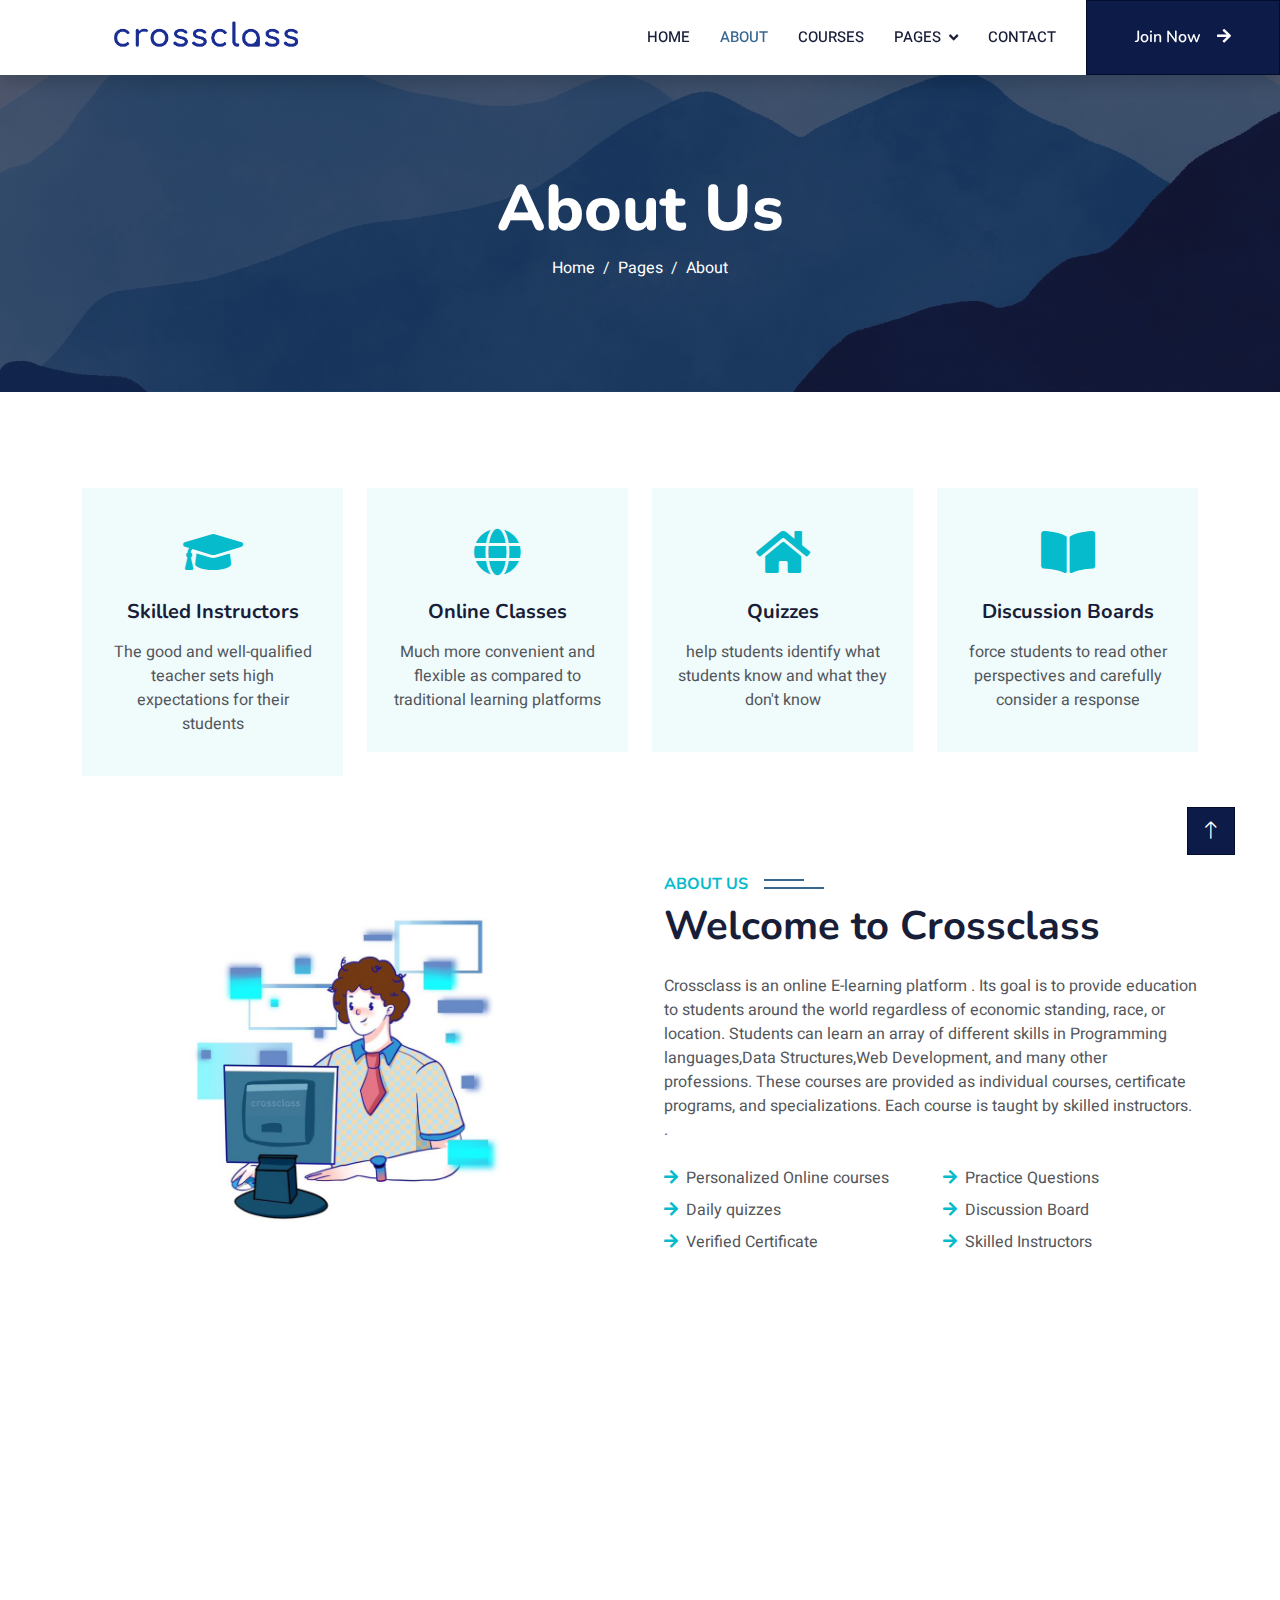
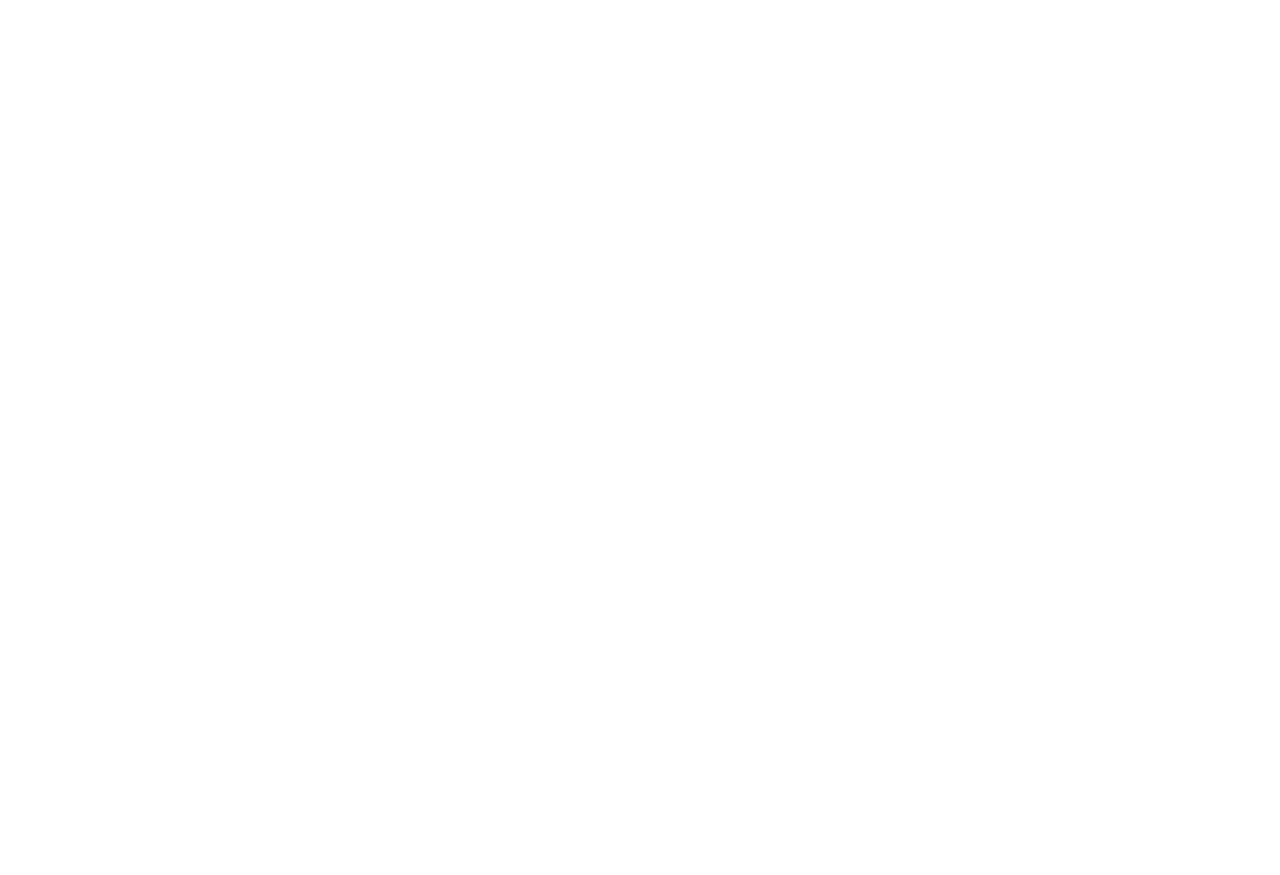
<file: about.html>
<!DOCTYPE html>
<html lang="en">

<head>
    <meta charset="utf-8">
    <title>crossclass</title>
    <meta content="width=device-width, initial-scale=1.0" name="viewport">
    <meta content="" name="keywords">
    <meta content="" name="description">

    <!-- Favicon -->
    <link href="img/favicon.png" rel="icon">

    <!-- Google Web Fonts -->
    <link rel="preconnect" href="https://fonts.googleapis.com">
    <link rel="preconnect" href="https://fonts.gstatic.com" crossorigin>
    <link href="https://fonts.googleapis.com/css2?family=Heebo:wght@400;500;600&family=Nunito:wght@600;700;800&display=swap" rel="stylesheet">

    <!-- Icon Font Stylesheet -->
    <link href="https://cdnjs.cloudflare.com/ajax/libs/font-awesome/5.10.0/css/all.min.css" rel="stylesheet">
    <link href="https://cdn.jsdelivr.net/npm/bootstrap-icons@1.4.1/font/bootstrap-icons.css" rel="stylesheet">

    <!-- Libraries Stylesheet -->
    <link href="lib/animate/animate.min.css" rel="stylesheet">
    <link href="lib/owlcarousel/assets/owl.carousel.min.css" rel="stylesheet">

    <!-- Customized Bootstrap Stylesheet -->
    <link href="css/bootstrap.min.css" rel="stylesheet">

    <!-- Template Stylesheet -->
    <link href="css/style.css" rel="stylesheet">
</head>

<body>
    <!-- Spinner Start -->
    <div id="spinner" class="show bg-white position-fixed translate-middle w-100 vh-100 top-50 start-50 d-flex align-items-center justify-content-center">
        <div class="spinner-border text-primary" style="width: 3rem; height: 3rem;" role="status">
            <span class="sr-only">Loading...</span>
        </div>
    </div>

    <nav class="navbar navbar-expand-lg bg-white navbar-light shadow sticky-top p-0">
        <a href="index.html" class="navbar-brand d-flex align-items-center px-4 px-lg-5">
            <a href="index.html" class="logo me-100 me-l0-0"><img src="img\logo.png" alt="logo" width="210" height="340"  class="img-fluid"></a>
        </a>
        <button type="button" class="navbar-toggler me-4" data-bs-toggle="collapse" data-bs-target="#navbarCollapse">
            <span class="navbar-toggler-icon"></span>
        </button>
        <div class="collapse navbar-collapse" id="navbarCollapse">
            <div class="navbar-nav ms-auto p-4 p-lg-0">
                <a href="index.html" class="nav-item nav-link">Home</a>
                <a href="about.html" class="nav-item nav-link active">About</a>
                <a href="courses.html" class="nav-item nav-link">Courses</a>
                <div class="nav-item dropdown">
                    <a href="#" class="nav-link dropdown-toggle" data-bs-toggle="dropdown">Pages</a>
                    <div class="dropdown-menu fade-down m-0">
                        <a href="team.html" class="dropdown-item">Our Team</a>
                        <a href="testimonial.html" class="dropdown-item">Reviews</a>
                    </div>
                </div>
                <a href="contact.html" class="nav-item nav-link">Contact</a>
            </div>
            <a href="" class="btn btn-primary py-4 px-lg-5 d-none d-lg-block">Join Now<i class="fa fa-arrow-right ms-3"></i></a>
        </div>
    </nav>

    <div class="container-fluid bg-primary py-5 mb-5 page-header">
        <div class="container py-5">
            <div class="row justify-content-center">
                <div class="col-lg-10 text-center">
                    <h1 class="display-3 text-white animated slideInDown">About Us</h1>
                    <nav aria-label="breadcrumb">
                        <ol class="breadcrumb justify-content-center">
                            <li class="breadcrumb-item"><a class="text-white" href="#">Home</a></li>
                            <li class="breadcrumb-item"><a class="text-white" href="#">Pages</a></li>
                            <li class="breadcrumb-item text-white active" aria-current="page">About</li>
                        </ol>
                    </nav>
                </div>
            </div>
        </div>
    </div>
    <!-- Header End -->


    <!-- Service Start -->
    <div class="container-xxl py-5">
        <div class="container">
            <div class="row g-4">
                <div class="col-lg-3 col-sm-6 wow fadeInUp" data-wow-delay="0.1s">
                    <div class="service-item text-center pt-3">
                        <div class="p-4">
                            <i class="fa fa-3x fa-graduation-cap text-primary mb-4"></i>
                            <h5 class="mb-3">Skilled Instructors</h5>
                            <p>The good and well-qualified teacher sets high expectations for their students</p>
                        </div>
                    </div>
                </div>
                <div class="col-lg-3 col-sm-6 wow fadeInUp" data-wow-delay="0.3s">
                    <div class="service-item text-center pt-3">
                        <div class="p-4">
                            <i class="fa fa-3x fa-globe text-primary mb-4"></i>
                            <h5 class="mb-3">Online Classes</h5>
                            <p>Much more convenient and flexible as compared to traditional learning platforms</p>
                        </div>
                    </div>
                </div>
                <div class="col-lg-3 col-sm-6 wow fadeInUp" data-wow-delay="0.5s">
                    <div class="service-item text-center pt-3">
                        <div class="p-4">
                            <i class="fa fa-3x fa-home text-primary mb-4"></i>
                            <h5 class="mb-3">Quizzes</h5>
                            <p> help students identify what students know and what they don't know</p>
                        </div>
                    </div>
                </div>
                <div class="col-lg-3 col-sm-6 wow fadeInUp" data-wow-delay="0.7s">
                    <div class="service-item text-center pt-3">
                        <div class="p-4">
                            <i class="fa fa-3x fa-book-open text-primary mb-4"></i>
                            <h5 class="mb-3">Discussion  Boards</h5>
                            <p>force students to read other perspectives and carefully consider a response</p>
                        </div>
                    </div>
                </div>
            </div>
        </div>
    </div>
    <div class="container-xxl py-5">
        <div class="container">
            <div class="row g-5">
                <div class="col-lg-6 wow fadeInUp" data-wow-delay="0.1s" style="min-height: 400px;">
                    <div class="position-relative h-100">
                        <img class="img-fluid position-absolute w-100 h-100" src="img/about.jpg" alt="" style="object-fit: cover;">
                    </div>
                </div>
                <div class="col-lg-6 wow fadeInUp" data-wow-delay="0.3s">
                    <h6 class="section-title bg-white text-start text-primary pe-3">About Us</h6>
                    <h1 class="mb-4">Welcome to Crossclass</h1>
                    <p class="mb-4">Crossclass is an online E-learning platform . Its goal is to provide education to students around the world regardless of economic standing, race, or location. Students can learn an array of different skills in Programming languages,Data Structures,Web Development, and many other professions. These courses are provided as individual courses, certificate programs, and specializations. Each course is taught by skilled instructors.
                        .

                    </p>
                   <p class="mb-4">                   </p>
                    <div class="row gy-2 gx-4 mb-4">
                        <div class="col-sm-6">
                            <p class="mb-0"><i class="fa fa-arrow-right text-primary me-2"></i>Personalized Online courses</p>
                        </div>
                        <div class="col-sm-6">
                            <p class="mb-0"><i class="fa fa-arrow-right text-primary me-2"></i>Practice Questions</p>
                        </div>
                        <div class="col-sm-6">
                            <p class="mb-0"><i class="fa fa-arrow-right text-primary me-2"></i>Daily quizzes</p>
                        </div>
                        <div class="col-sm-6">
                            <p class="mb-0"><i class="fa fa-arrow-right text-primary me-2"></i>Discussion Board</p>
                        </div>
                        <div class="col-sm-6">
                            <p class="mb-0"><i class="fa fa-arrow-right text-primary me-2"></i>Verified Certificate</p>
                        </div>
                        <div class="col-sm-6">
                            <p class="mb-0"><i class="fa fa-arrow-right text-primary me-2"></i>Skilled Instructors</p>
                        </div>
                    </div>
                    
                </div>
            </div>
        </div>
    </div>
    <!-- About End -->


    <!-- Team Start -->
    <div class="container-xxl py-5">
        <div class="container">
            <div class="text-center wow fadeInUp" data-wow-delay="0.1s">
                <h6 class="section-title bg-white text-center text-primary px-3">Instructors</h6>
                <h1 class="mb-5">Our Teams</h1>
            </div>
            <div class="row g-4">
                <div class="col-lg-3 col-md-6 wow fadeInUp" data-wow-delay="0.1s">
                    <div class="team-item bg-light">
                        <div class="overflow-hidden">
                            <img class="img-fluid" src="img/team-1.jpg" alt="">
                        </div>
                        <div class="position-relative d-flex justify-content-center" style="margin-top: -23px;">
                            <div class="bg-light d-flex justify-content-center pt-2 px-1">
                                <a class="btn btn-sm-square btn-primary mx-1" href=""><i class="fab fa-facebook-f"></i></a>
                                <a class="btn btn-sm-square btn-primary mx-1" href=""><i class="fab fa-twitter"></i></a>
                                <a class="btn btn-sm-square btn-primary mx-1" href="https://www.instagram.com/abhiyendru/"><i class="fab fa-instagram"></i></a>
                            </div>
                        </div>
                        <div class="text-center p-4">
                            <h5 class="mb-0">Rahul Raj</h5>
                            <small>M-1</small><br>
                            <small>Front-End Developer</small>
                        </div>
                    </div>
                </div>
                <div class="col-lg-3 col-md-6 wow fadeInUp" data-wow-delay="0.3s">
                    <div class="team-item bg-light">
                        <div class="overflow-hidden">
                            <img class="img-fluid" src="img/team-2.jpg" alt="">
                        </div>
                        <div class="position-relative d-flex justify-content-center" style="margin-top: -23px;">
                            <div class="bg-light d-flex justify-content-center pt-2 px-1">
                                <a class="btn btn-sm-square btn-primary mx-1" href=""><i class="fab fa-facebook-f"></i></a>
                                <a class="btn btn-sm-square btn-primary mx-1" href=""><i class="fab fa-twitter"></i></a>
                                <a class="btn btn-sm-square btn-primary mx-1" href="https://www.instagram.com/_musafirr_._/"><i class="fab fa-instagram"></i></a>
                            </div>
                        </div>
                        <div class="text-center p-4">
                            <h5 class="mb-0">Aman Kumar</h5>
                            <small>M-2</small><br>
                            <small>Front-End Developer</small>
                        </div>
                    </div>
                </div>
                <div class="col-lg-3 col-md-6 wow fadeInUp" data-wow-delay="0.5s">
                    <div class="team-item bg-light">
                        <div class="overflow-hidden">
                            <img class="img-fluid" src="img/team-3.jpg" alt="">
                        </div>
                        <div class="position-relative d-flex justify-content-center" style="margin-top: -23px;">
                            <div class="bg-light d-flex justify-content-center pt-2 px-1">
                                <a class="btn btn-sm-square btn-primary mx-1" href=""><i class="fab fa-facebook-f"></i></a>
                                <a class="btn btn-sm-square btn-primary mx-1" href=""><i class="fab fa-twitter"></i></a>
                                <a class="btn btn-sm-square btn-primary mx-1" href=""><i class="fab fa-instagram"></i></a>
                            </div>
                        </div>
                        <div class="text-center p-4">
                            <h5 class="mb-0">Harsh Tomar</h5>
                            <small>M-3</small><br>
                            <small>Back-End Engineer</small>
                        </div>
                    </div>
                </div>
                <div class="col-lg-3 col-md-6 wow fadeInUp" data-wow-delay="0.7s">
                    <div class="team-item bg-light">
                        <div class="overflow-hidden">
                            <img class="img-fluid" src="img/team-4.jpg" alt="">
                        </div>
                        <div class="position-relative d-flex justify-content-center" style="margin-top: -23px;">
                            <div class="bg-light d-flex justify-content-center pt-2 px-1">
                                <a class="btn btn-sm-square btn-primary mx-1" href=""><i class="fab fa-facebook-f"></i></a>
                                <a class="btn btn-sm-square btn-primary mx-1" href=""><i class="fab fa-twitter"></i></a>
                                <a class="btn btn-sm-square btn-primary mx-1" href="https://www.instagram.com/kaviraj_sharma01/"><i class="fab fa-instagram"></i></a>
                            </div>
                        </div>
                        <div class="text-center p-4">
                            <h5 class="mb-0">Kavi Raj</h5>
                            <small>M-4</small><br>
                            <small>Back-End Engineer</small>
                        </div>
                    </div>
                </div>
            </div>
        </div>
    </div>
    <!-- Team End -->
        

    <!-- Footer Start -->
    <div class="container-fluid bg-dark text-light footer pt-5 mt-5 wow fadeIn" data-wow-delay="0.1s">
        <div class="container py-5">
            <div class="row g-5">
                <div class="col-lg-3 col-md-6">
                    <h4 class="text-white mb-3">Quick Link</h4>
                    <a class="btn btn-link" href="">About Us</a>
                    <a class="btn btn-link" href="">Contact Us</a>
                    <a class="btn btn-link" href="">Privacy Policy</a>
                    <a class="btn btn-link" href="">Terms & Condition</a>
                    <a class="btn btn-link" href="">FAQs & Help</a>
                </div>
                <div class="col-lg-3 col-md-6">
                    <h4 class="text-white mb-3">Contact</h4>
                    <p class="mb-2"><i class="fa fa-map-marker-alt me-3"></i>Innovation Studio,LPU</p>
                    <p class="mb-2"><i class=""></i>Phagwara,pincode-144411,Punjab</p>
                    <p class="mb-2"><i class="fa fa-phone-alt me-3"></i>+91 6283813133/p>
                    <p class="mb-2"><i class="fa fa-envelope me-3"></i>info@crossclass.com</p>
                    <div class="d-flex pt-2">
                        <a class="btn btn-outline-light btn-social" href=""><i class="fab fa-twitter"></i></a>
                        <a class="btn btn-outline-light btn-social" href=""><i class="fab fa-facebook-f"></i></a>
                        <a class="btn btn-outline-light btn-social" href=""><i class="fab fa-youtube"></i></a>
                        <a class="btn btn-outline-light btn-social" href=""><i class="fab fa-linkedin-in"></i></a>
                    </div>
                </div>
                <div class="col-lg-3 col-md-6">
                    <h4 class="text-white mb-3">Gallery</h4>
                    <div class="row g-2 pt-2">
                        <div class="col-4">
                            <img class="img-fluid bg-light p-1" src="img/course-1.jpg" alt="">
                        </div>
                        <div class="col-4">
                            <img class="img-fluid bg-light p-1" src="img/course-2.jpg" alt="">
                        </div>
                        <div class="col-4">
                            <img class="img-fluid bg-light p-1" src="img/course-3.jpg" alt="">
                        </div>
                        <div class="col-4">
                            <img class="img-fluid bg-light p-1" src="img/course-2.jpg" alt="">
                        </div>
                        <div class="col-4">
                            <img class="img-fluid bg-light p-1" src="img/course-3.jpg" alt="">
                        </div>
                        <div class="col-4">
                            <img class="img-fluid bg-light p-1" src="img/course-1.jpg" alt="">
                        </div>
                    </div>
                </div>
                <div class="col-lg-3 col-md-6">
                    <h4 class="text-white mb-3">Newsletter</h4>
                    <p>Subscribe to get our latest updates</p>
                    <div class="position-relative mx-auto" style="max-width: 400px;">
                        <input class="form-control border-0 w-100 py-3 ps-4 pe-5" type="text" placeholder="Your email">
                        <button type="button" class="btn btn-primary py-2 position-absolute top-0 end-0 mt-2 me-2">SignUp</button>
                    </div>
                </div>
            </div>
        </div>
        <div class="container">
            <div class="copyright">
                <div class="row">
                    <div class="col-md-6 text-center text-md-start mb-3 mb-md-0">
                        &copy; <a class="border-bottom" href="#">crossclass</a>, All Right Reserved.

                        <!--/*** This template is free as long as you keep the footer author’s credit link/attribution link/backlink. If you'd like to use the template without the footer author’s credit link/attribution link/backlink, you can purchase the Credit Removal License from "https://htmlcodex.com/credit-removal". Thank you for your support. ***/-->
                        Designed By <a class="center-bottom" href="https://htmlcodex.com">Frost/a><br><br>
                        For<a class="center-bottom" href="https://themewagon.com">BYTEBASH Web 2.0 Hackathon</a>
                    </div>
                    <div class="col-md-6 text-center text-md-end">
                        <div class="footer-menu">
                            <a href="">Home</a>
                            <a href="">Cookies</a>
                            <a href="">Help</a>
                            <a href="">FQAs</a>
                        </div>
                    </div>
                </div>
            </div>
        </div>
    </div>
    <!-- Footer End -->


    <!-- Back to Top -->
    <a href="#" class="btn btn-lg btn-primary btn-lg-square back-to-top"><i class="bi bi-arrow-up"></i></a>


    <!-- JavaScript Libraries -->
    <script src="https://code.jquery.com/jquery-3.4.1.min.js"></script>
    <script src="https://cdn.jsdelivr.net/npm/bootstrap@5.0.0/dist/js/bootstrap.bundle.min.js"></script>
    <script src="lib/wow/wow.min.js"></script>
    <script src="lib/easing/easing.min.js"></script>
    <script src="lib/waypoints/waypoints.min.js"></script>
    <script src="lib/owlcarousel/owl.carousel.min.js"></script>

    <!-- Template Javascript -->
    <script src="js/main.js"></script>
</body>

</html>
</file>
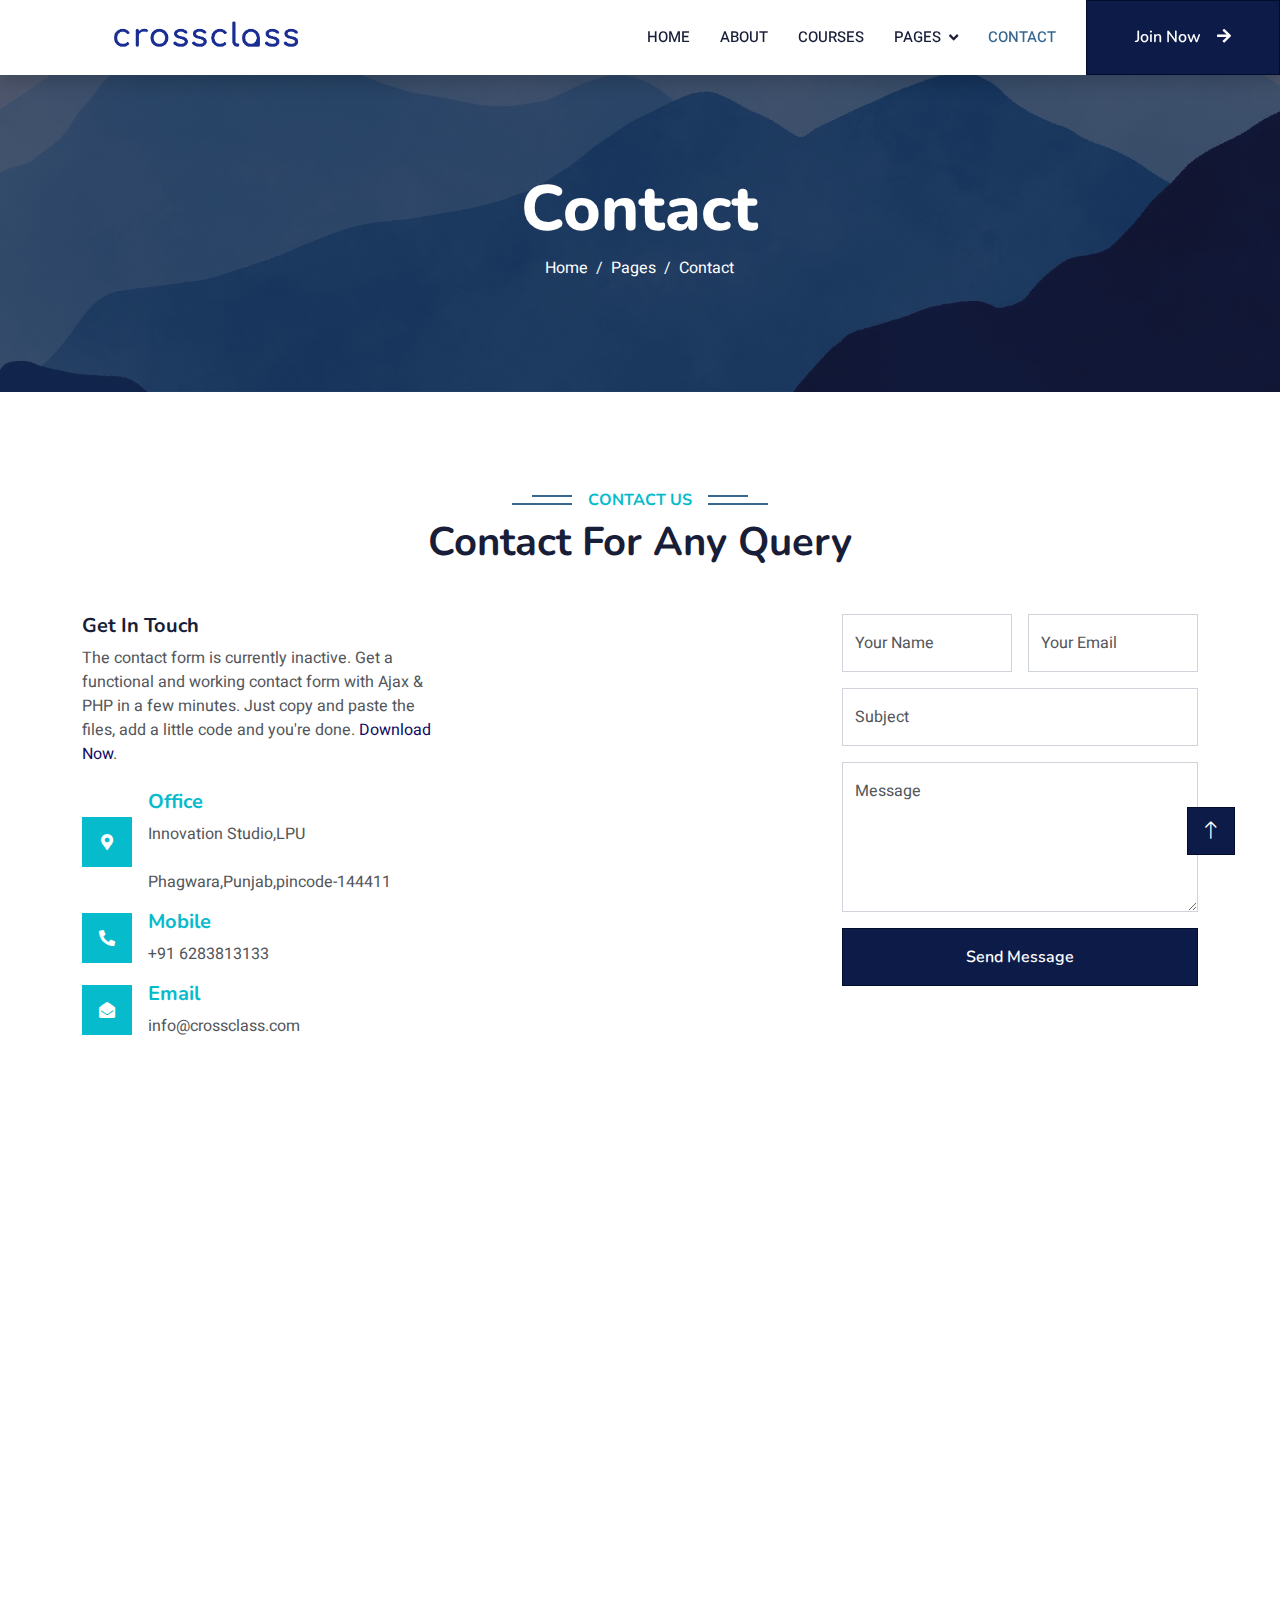
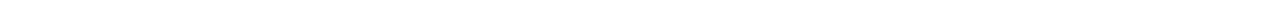
<file: contact.html>
<!DOCTYPE html>
<html lang="en">

<head>
    <meta charset="utf-8">
    <title>crossclass</title>
    <meta content="width=device-width, initial-scale=1.0" name="viewport">
    <meta content="" name="keywords">
    <meta content="" name="description">
    <link href="img/favicon.ico" rel="icon">

    <link rel="preconnect" href="https://fonts.googleapis.com">
    <link rel="preconnect" href="https://fonts.gstatic.com" crossorigin>
    <link href="https://fonts.googleapis.com/css2?family=Heebo:wght@400;500;600&family=Nunito:wght@600;700;800&display=swap" rel="stylesheet">

    <link href="https://cdnjs.cloudflare.com/ajax/libs/font-awesome/5.10.0/css/all.min.css" rel="stylesheet">
    <link href="https://cdn.jsdelivr.net/npm/bootstrap-icons@1.4.1/font/bootstrap-icons.css" rel="stylesheet">

    <link href="lib/animate/animate.min.css" rel="stylesheet">
    <link href="lib/owlcarousel/assets/owl.carousel.min.css" rel="stylesheet">

    <link href="css/bootstrap.min.css" rel="stylesheet">

    <link href="css/style.css" rel="stylesheet">
</head>

<body>
    <div id="spinner" class="show bg-white position-fixed translate-middle w-100 vh-100 top-50 start-50 d-flex align-items-center justify-content-center">
        <div class="spinner-border text-primary" style="width: 3rem; height: 3rem;" role="status">
            <span class="sr-only">Loading...</span>
        </div>
    </div>
    <nav class="navbar navbar-expand-lg bg-white navbar-light shadow sticky-top p-0">
        <a href="index.html" class="navbar-brand d-flex align-items-center px-4 px-lg-5">
            <a href="index.html" class="logo me-100 me-l0-0"><img src="img\logo.png" alt="logo" width="210" height="340"  class="img-fluid"></a>
        </a>
        <button type="button" class="navbar-toggler me-4" data-bs-toggle="collapse" data-bs-target="#navbarCollapse">
            <span class="navbar-toggler-icon"></span>
        </button>
        <div class="collapse navbar-collapse" id="navbarCollapse">
            <div class="navbar-nav ms-auto p-4 p-lg-0">
                <a href="index.html" class="nav-item nav-link">Home</a>
                <a href="about.html" class="nav-item nav-link">About</a>
                <a href="courses.html" class="nav-item nav-link">Courses</a>
                <div class="nav-item dropdown">
                    <a href="#" class="nav-link dropdown-toggle" data-bs-toggle="dropdown">Pages</a>
                    <div class="dropdown-menu fade-down m-0">
                        <a href="team.html" class="dropdown-item">Our Team</a>
                        <a href="testimonial.html" class="dropdown-item">Reviews</a>
                       
                    </div>
                </div>
                <a href="contact.html" class="nav-item nav-link active">Contact</a>
            </div>
            <a href="" class="btn btn-primary py-4 px-lg-5 d-none d-lg-block">Join Now<i class="fa fa-arrow-right ms-3"></i></a>
        </div>
    </nav>

    <div class="container-fluid bg-primary py-5 mb-5 page-header">
        <div class="container py-5">
            <div class="row justify-content-center">
                <div class="col-lg-10 text-center">
                    <h1 class="display-3 text-white animated slideInDown">Contact</h1>
                    <nav aria-label="breadcrumb">
                        <ol class="breadcrumb justify-content-center">
                            <li class="breadcrumb-item"><a class="text-white" href="#">Home</a></li>
                            <li class="breadcrumb-item"><a class="text-white" href="#">Pages</a></li>
                            <li class="breadcrumb-item text-white active" aria-current="page">Contact</li>
                        </ol>
                    </nav>
                </div>
            </div>
        </div>
    </div>
    <div class="container-xxl py-5">
        <div class="container">
            <div class="text-center wow fadeInUp" data-wow-delay="0.1s">
                <h6 class="section-title bg-white text-center text-primary px-3">Contact Us</h6>
                <h1 class="mb-5">Contact For Any Query</h1>
            </div>
            <div class="row g-4">
                <div class="col-lg-4 col-md-6 wow fadeInUp" data-wow-delay="0.1s">
                    <h5>Get In Touch</h5>
                    <p class="mb-4">The contact form is currently inactive. Get a functional and working contact form with Ajax & PHP in a few minutes. Just copy and paste the files, add a little code and you're done. <a href="https://htmlcodex.com/contact-form">Download Now</a>.</p>
                    <div class="d-flex align-items-center mb-3">
                        <div class="d-flex align-items-center justify-content-center flex-shrink-0 bg-primary" style="width: 50px; height: 50px;">
                            <i class="fa fa-map-marker-alt text-white"></i>
                        </div>
                        <div class="ms-3">
                            <h5 class="text-primary">Office</h5>
                            <p class="mb-0">Innovation Studio,LPU</p><br>
                            <p class="mb-0">Phagwara,Punjab,pincode-144411</p>
                        </div>
                    </div>
                    <div class="d-flex align-items-center mb-3">
                        <div class="d-flex align-items-center justify-content-center flex-shrink-0 bg-primary" style="width: 50px; height: 50px;">
                            <i class="fa fa-phone-alt text-white"></i>
                        </div>
                        <div class="ms-3">
                            <h5 class="text-primary">Mobile</h5>
                            <p class="mb-0">+91 6283813133</p>
                        </div>
                    </div>
                    <div class="d-flex align-items-center">
                        <div class="d-flex align-items-center justify-content-center flex-shrink-0 bg-primary" style="width: 50px; height: 50px;">
                            <i class="fa fa-envelope-open text-white"></i>
                        </div>
                        <div class="ms-3">
                            <h5 class="text-primary">Email</h5>
                            <p class="mb-0">info@crossclass.com</p>
                        </div>
                    </div>
                </div>
                <div class="col-lg-4 col-md-6 wow fadeInUp" data-wow-delay="0.3s">
                    <iframe class="position-relative rounded w-100 h-100"
                        src="https://www.google.com/maps/embed?pb=!1m18!1m12!1m3!1d3410.9028722276616!2d75.7053389!3d31.251111999999992!2m3!1f0!2f0!3f0!3m2!1i1024!2i768!4f13.1!3m3!1m2!1s0x391a5f9a9f13c30f%3A0xfcc692ba79f2767f!2sInnovation%20Studio%20Block%2039!5e0!3m2!1sen!2sin!4v1698568110498!5m2!1sen!2sin"
                        frameborder="0" style="min-height: 300px; border:0;" allowfullscreen="" aria-hidden="false"
                        tabindex="0"></iframe>
                </div>
                <div class="col-lg-4 col-md-12 wow fadeInUp" data-wow-delay="0.5s">
                    <form>
                        <div class="row g-3">
                            <div class="col-md-6">
                                <div class="form-floating">
                                    <input type="text" class="form-control" id="name" placeholder="Your Name">
                                    <label for="name">Your Name</label>
                                </div>
                            </div>
                            <div class="col-md-6">
                                <div class="form-floating">
                                    <input type="email" class="form-control" id="email" placeholder="Your Email">
                                    <label for="email">Your Email</label>
                                </div>
                            </div>
                            <div class="col-12">
                                <div class="form-floating">
                                    <input type="text" class="form-control" id="subject" placeholder="Subject">
                                    <label for="subject">Subject</label>
                                </div>
                            </div>
                            <div class="col-12">
                                <div class="form-floating">
                                    <textarea class="form-control" placeholder="Leave a message here" id="message" style="height: 150px"></textarea>
                                    <label for="message">Message</label>
                                </div>
                            </div>
                            <div class="col-12">
                                <button class="btn btn-primary w-100 py-3" type="submit">Send Message</button>
                            </div>
                        </div>
                    </form>
                </div>
            </div>
        </div>
    </div>
    <div class="container-fluid bg-dark text-light footer pt-5 mt-5 wow fadeIn" data-wow-delay="0.1s">
        <div class="container py-5">
            <div class="row g-5">
                <div class="col-lg-3 col-md-6">
                    <h4 class="text-white mb-3">Quick Link</h4>
                    <a class="btn btn-link" href="">About Us</a>
                    <a class="btn btn-link" href="">Contact Us</a>
                    <a class="btn btn-link" href="">Privacy Policy</a>
                    <a class="btn btn-link" href="">Terms & Condition</a>
                    <a class="btn btn-link" href="">FAQs & Help</a>
                </div>
                <div class="col-lg-3 col-md-6">
                    <h4 class="text-white mb-3">Contact</h4>
                    <p class="mb-2"><i class="fa fa-map-marker-alt me-3"></i>Innovation Studio,LPU</p>
                    <p class="mb-2"><i class=""></i>Phagwara,pincode-144411,Punjab</p>
                    <p class="mb-2"><i class="fa fa-phone-alt me-3"></i>+91 6283813133</p>
                    <p class="mb-2"><i class="fa fa-envelope me-3"></i>info@crossclass.com</p>
                    <div class="d-flex pt-2">
                        <a class="btn btn-outline-light btn-social" href=""><i class="fab fa-twitter"></i></a>
                        <a class="btn btn-outline-light btn-social" href=""><i class="fab fa-facebook-f"></i></a>
                        <a class="btn btn-outline-light btn-social" href=""><i class="fab fa-youtube"></i></a>
                        <a class="btn btn-outline-light btn-social" href=""><i class="fab fa-linkedin-in"></i></a>
                    </div>
                </div>
                <div class="col-lg-3 col-md-6">
                    <h4 class="text-white mb-3">Gallery</h4>
                    <div class="row g-2 pt-2">
                        <div class="col-4">
                            <img class="img-fluid bg-light p-1" src="img/course-1.jpg" alt="">
                        </div>
                        <div class="col-4">
                            <img class="img-fluid bg-light p-1" src="img/course-2.jpg" alt="">
                        </div>
                        <div class="col-4">
                            <img class="img-fluid bg-light p-1" src="img/course-3.jpg" alt="">
                        </div>
                        <div class="col-4">
                            <img class="img-fluid bg-light p-1" src="img/course-2.jpg" alt="">
                        </div>
                        <div class="col-4">
                            <img class="img-fluid bg-light p-1" src="img/course-3.jpg" alt="">
                        </div>
                        <div class="col-4">
                            <img class="img-fluid bg-light p-1" src="img/course-1.jpg" alt="">
                        </div>
                    </div>
                </div>
                <div class="col-lg-3 col-md-6">
                    <h4 class="text-white mb-3">Newsletter</h4>
                    <p>Subscribe to get more.</p>
                    <div class="position-relative mx-auto" style="max-width: 400px;">
                        <input class="form-control border-0 w-100 py-3 ps-4 pe-5" type="text" placeholder="Your email">
                        <button type="button" class="btn btn-primary py-2 position-absolute top-0 end-0 mt-2 me-2">SignUp</button>
                    </div>
                </div>
            </div>
        </div>
        <div class="container">
            <div class="copyright">
                <div class="row">
                    <div class="col-md-6 text-center text-md-start mb-3 mb-md-0">
                        &copy; <a class="border-bottom" href="#">crossclass</a>, All Right Reserved.
                  Designed By <a class="border-bottom" href="https://htmlcodex.com">FROST</a><br><br>
                        For <a class="border-bottom" href="https://themewagon.com">BYTEBASH Web 2.0 Hackathon</a>
                    </div>
                    <div class="col-md-6 text-center text-md-end">
                        <div class="footer-menu">
                            <a href="">Home</a>
                            <a href="">Cookies</a>
                            <a href="">Help</a>
                            <a href="">FQAs</a>
                        </div>
                    </div>
                </div>
            </div>
        </div>
    </div>

    <a href="#" class="btn btn-lg btn-primary btn-lg-square back-to-top"><i class="bi bi-arrow-up"></i></a>
    <script src="https://code.jquery.com/jquery-3.4.1.min.js"></script>
    <script src="https://cdn.jsdelivr.net/npm/bootstrap@5.0.0/dist/js/bootstrap.bundle.min.js"></script>
    <script src="lib/wow/wow.min.js"></script>
    <script src="lib/easing/easing.min.js"></script>
    <script src="lib/waypoints/waypoints.min.js"></script>
    <script src="lib/owlcarousel/owl.carousel.min.js"></script>

    <script src="js/main.js"></script>
</body>

</html>
</file>
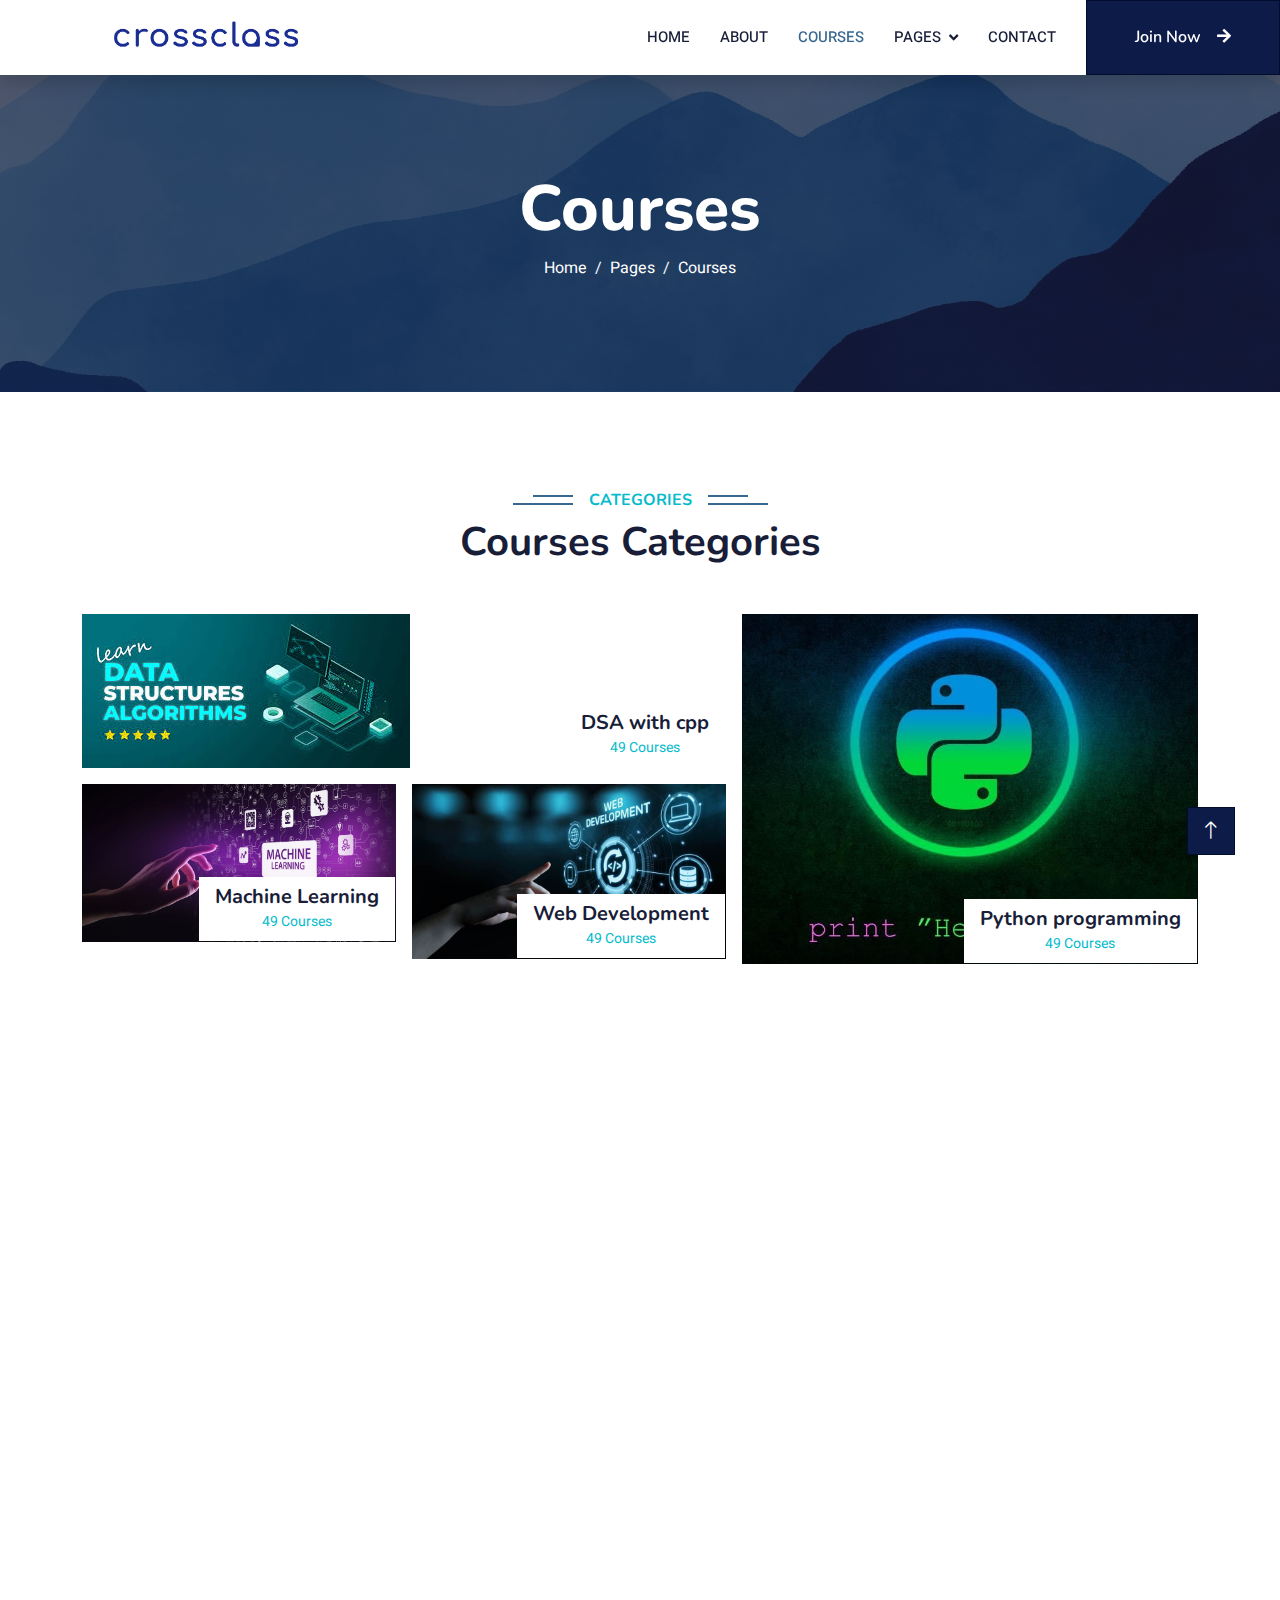
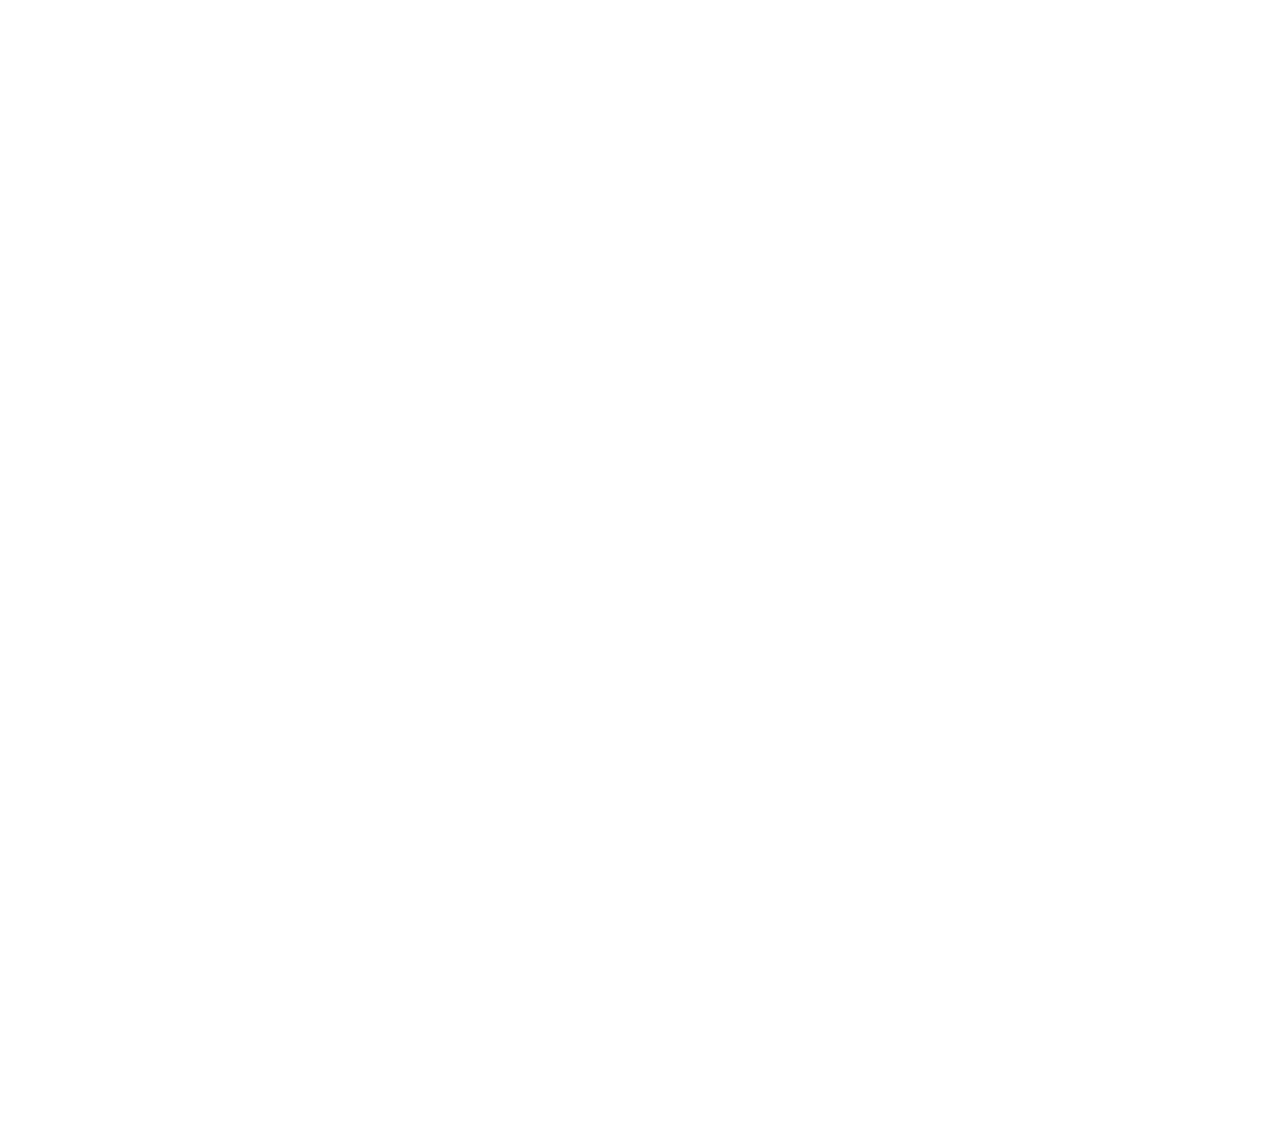
<file: courses.html>
<!DOCTYPE html>
<html lang="en">

<head>
    <meta charset="utf-8">
    <title>crossclass</title>
    <meta content="width=device-width, initial-scale=1.0" name="viewport">
    <meta content="" name="keywords">
    <meta content="" name="description">

    <!-- Favicon -->
    <link href="img/favicon.png" rel="icon">

    <!-- Google Web Fonts -->
    <link rel="preconnect" href="https://fonts.googleapis.com">
    <link rel="preconnect" href="https://fonts.gstatic.com" crossorigin>
    <link href="https://fonts.googleapis.com/css2?family=Heebo:wght@400;500;600&family=Nunito:wght@600;700;800&display=swap" rel="stylesheet">

    <!-- Icon Font Stylesheet -->
    <link href="https://cdnjs.cloudflare.com/ajax/libs/font-awesome/5.10.0/css/all.min.css" rel="stylesheet">
    <link href="https://cdn.jsdelivr.net/npm/bootstrap-icons@1.4.1/font/bootstrap-icons.css" rel="stylesheet">

    <!-- Libraries Stylesheet -->
    <link href="lib/animate/animate.min.css" rel="stylesheet">
    <link href="lib/owlcarousel/assets/owl.carousel.min.css" rel="stylesheet">

    <!-- Customized Bootstrap Stylesheet -->
    <link href="css/bootstrap.min.css" rel="stylesheet">

    <!-- Template Stylesheet -->
    <link href="css/style.css" rel="stylesheet">
</head>

<body>
    <!-- Spinner Start -->
    <div id="spinner" class="show bg-white position-fixed translate-middle w-100 vh-100 top-50 start-50 d-flex align-items-center justify-content-center">
        <div class="spinner-border text-primary" style="width: 3rem; height: 3rem;" role="status">
            <span class="sr-only">Loading...</span>
        </div>
    </div>
    <!-- Spinner End -->


    <!-- Navbar Start -->
    <nav class="navbar navbar-expand-lg bg-white navbar-light shadow sticky-top p-0">
        <a href="index.html" class="navbar-brand d-flex align-items-center px-4 px-lg-5">
            <a href="index.html" class="logo me-100 me-l0-0"><img src="img\logo.png" alt="logo" width="210" height="340"  class="img-fluid"></a>
        </a>
        <button type="button" class="navbar-toggler me-4" data-bs-toggle="collapse" data-bs-target="#navbarCollapse">
            <span class="navbar-toggler-icon"></span>
        </button>
        <div class="collapse navbar-collapse" id="navbarCollapse">
            <div class="navbar-nav ms-auto p-4 p-lg-0">
                <a href="index.html" class="nav-item nav-link">Home</a>
                <a href="about.html" class="nav-item nav-link">About</a>
                <a href="courses.html" class="nav-item nav-link active">Courses</a>
                <div class="nav-item dropdown">
                    <a href="#" class="nav-link dropdown-toggle" data-bs-toggle="dropdown">Pages</a>
                    <div class="dropdown-menu fade-down m-0">
                        <a href="team.html" class="dropdown-item">Our Team</a>
                        <a href="testimonial.html" class="dropdown-item">Reviews</a>
                        
                    </div>
                </div>
                <a href="contact.html" class="nav-item nav-link">Contact</a>
            </div>
            <a href="" class="btn btn-primary py-4 px-lg-5 d-none d-lg-block">Join Now<i class="fa fa-arrow-right ms-3"></i></a>
        </div>
    </nav>
    <!-- Navbar End -->


    <!-- Header Start -->
    <div class="container-fluid bg-primary py-5 mb-5 page-header">
        <div class="container py-5">
            <div class="row justify-content-center">
                <div class="col-lg-10 text-center">
                    <h1 class="display-3 text-white animated slideInDown">Courses</h1>
                    <nav aria-label="breadcrumb">
                        <ol class="breadcrumb justify-content-center">
                            <li class="breadcrumb-item"><a class="text-white" href="#">Home</a></li>
                            <li class="breadcrumb-item"><a class="text-white" href="#">Pages</a></li>
                            <li class="breadcrumb-item text-white active" aria-current="page">Courses</li>
                        </ol>
                    </nav>
                </div>
            </div>
        </div>
    </div>
    <div class="container-xxl py-5 category">
        <div class="container">
            <div class="text-center wow fadeInUp" data-wow-delay="0.1s">
                <h6 class="section-title bg-white text-center text-primary px-3">Categories</h6>
                <h1 class="mb-5">Courses Categories</h1>
            </div>
            <div class="row g-3">
                <div class="col-lg-7 col-md-6">
                    <div class="row g-3">
                        <div class="col-lg-12 col-md-12 wow zoomIn" data-wow-delay="0.1s">
                            <a class="position-relative d-block overflow-hidden" href="">
                                <img class="img-fluid" src="img/cat-1.jpeg" alt="">
                                <div class="bg-white text-center position-absolute bottom-0 end-0 py-2 px-3" style="margin: 1px;">
                                    <h5 class="m-0">DSA with cpp</h5>
                                    <small class="text-primary">49 Courses</small>
                                </div>
                            </a>
                        </div>
                        <div class="col-lg-6 col-md-12 wow zoomIn" data-wow-delay="0.3s">
                            <a class="position-relative d-block overflow-hidden" href="">
                                <img class="img-fluid" src="img/cat-2.jpg" alt="">
                                <div class="bg-white text-center position-absolute bottom-0 end-0 py-2 px-3" style="margin: 1px;">
                                    <h5 class="m-0">Machine Learning</h5>
                                    <small class="text-primary">49 Courses</small>
                                </div>
                            </a>
                        </div>
                        <div class="col-lg-6 col-md-12 wow zoomIn" data-wow-delay="0.5s">
                            <a class="position-relative d-block overflow-hidden" href="">
                                <img class="img-fluid" src="img/cat-3.jpg" alt="">
                                <div class="bg-white text-center position-absolute bottom-0 end-0 py-2 px-3" style="margin: 1px;">
                                    <h5 class="m-0">Web Development</h5>
                                    <small class="text-primary">49 Courses</small>
                                </div>
                            </a>
                        </div>
                    </div>
                </div>
                <div class="col-lg-5 col-md-6 wow zoomIn" data-wow-delay="0.7s" style="min-height: 350px;">
                    <a class="position-relative d-block h-100 overflow-hidden" href="">
                        <img class="img-fluid position-absolute w-100 h-100" src="img/cat-4.jpg" alt="" style="object-fit: cover;">
                        <div class="bg-white text-center position-absolute bottom-0 end-0 py-2 px-3" style="margin:  1px;">
                            <h5 class="m-0">Python programming</h5>
                            <small class="text-primary">49 Courses</small>
                        </div>
                    </a>
                </div>
            </div>
        </div>
    </div>
    <div class="container-xxl py-5">
        <div class="container">
            <div class="text-center wow fadeInUp" data-wow-delay="0.1s">
                <h6 class="section-title bg-white text-center text-primary px-3">Courses</h6>
                <h1 class="mb-5">Popular Courses</h1>
            </div>
            <div class="row g-4 justify-content-center">
                <div class="col-lg-4 col-md-6 wow fadeInUp" data-wow-delay="0.1s">
                    <div class="course-item bg-light">
                        <div class="position-relative overflow-hidden">
                            <img class="img-fluid" src="img/course-1.jpg" alt="">
                            <div class="w-100 d-flex justify-content-center position-absolute bottom-0 start-0 mb-4">
                                <a href="#" class="flex-shrink-0 btn btn-sm btn-primary px-3 border-end" style="border-radius: 30px 0 0 30px;">Read More</a>
                                <a href="#" class="flex-shrink-0 btn btn-sm btn-primary px-3" style="border-radius: 0 30px 30px 0;">Join Now</a>
                            </div>
                        </div>
                        <div class="text-center p-4 pb-0">
                            <h3 class="mb-0">Rs499.00</h3>
                            <div class="mb-3">
                                <small class="fa fa-star text-primary"></small>
                                <small class="fa fa-star text-primary"></small>
                                <small class="fa fa-star text-primary"></small>
                                <small class="fa fa-star text-primary"></small>
                                <small class="fa fa-star text-primary"></small>
                                <small>(123)</small>
                            </div>
                            <h5 class="mb-4">Web Design & Development Course</h5>
                        </div>
                        <div class="d-flex border-top">
                            <small class="flex-fill text-center border-end py-2"><i class="fa fa-user-tie text-primary me-2"></i>John Doe</small>
                            <small class="flex-fill text-center border-end py-2"><i class="fa fa-clock text-primary me-2"></i>1.49 Hrs</small>
                            <small class="flex-fill text-center py-2"><i class="fa fa-user text-primary me-2"></i>30 Students</small>
                        </div>
                    </div>
                </div>
                <div class="col-lg-4 col-md-6 wow fadeInUp" data-wow-delay="0.3s">
                    <div class="course-item bg-light">
                        <div class="position-relative overflow-hidden">
                            <img class="img-fluid" src="img/course-2.jpg" alt="">
                            <div class="w-100 d-flex justify-content-center position-absolute bottom-0 start-0 mb-4">
                                <a href="#" class="flex-shrink-0 btn btn-sm btn-primary px-3 border-end" style="border-radius: 30px 0 0 30px;">Read More</a>
                                <a href="#" class="flex-shrink-0 btn btn-sm btn-primary px-3" style="border-radius: 0 30px 30px 0;">Join Now</a>
                            </div>
                        </div>
                        <div class="text-center p-4 pb-0">
                            <h3 class="mb-0">Rs499.00</h3>
                            <div class="mb-3">
                                <small class="fa fa-star text-primary"></small>
                                <small class="fa fa-star text-primary"></small>
                                <small class="fa fa-star text-primary"></small>
                                <small class="fa fa-star text-primary"></small>
                                <small class="fa fa-star text-primary"></small>
                                <small>(123)</small>
                            </div>
                            <h5 class="mb-4">Machine Learning &Neural Networks</h5>
                        </div>
                        <div class="d-flex border-top">
                            <small class="flex-fill text-center border-end py-2"><i class="fa fa-user-tie text-primary me-2"></i>John Doe</small>
                            <small class="flex-fill text-center border-end py-2"><i class="fa fa-clock text-primary me-2"></i>1.49 Hrs</small>
                            <small class="flex-fill text-center py-2"><i class="fa fa-user text-primary me-2"></i>30 Students</small>
                        </div>
                    </div>
                </div>
                <div class="col-lg-4 col-md-6 wow fadeInUp" data-wow-delay="0.5s">
                    <div class="course-item bg-light">
                        <div class="position-relative overflow-hidden">
                            <img class="img-fluid" src="img/course-3.jpg" alt="">
                            <div class="w-100 d-flex justify-content-center position-absolute bottom-0 start-0 mb-4">
                                <a href="#" class="flex-shrink-0 btn btn-sm btn-primary px-3 border-end" style="border-radius: 30px 0 0 30px;">Read More</a>
                                <a href="#" class="flex-shrink-0 btn btn-sm btn-primary px-3" style="border-radius: 0 30px 30px 0;">Join Now</a>
                            </div>
                        </div>
                        <div class="text-center p-4 pb-0">
                            <h3 class="mb-0">Rs599.00</h3>
                            <div class="mb-3">
                                <small class="fa fa-star text-primary"></small>
                                <small class="fa fa-star text-primary"></small>
                                <small class="fa fa-star text-primary"></small>
                                <small class="fa fa-star text-primary"></small>
                                <small class="fa fa-star text-primary"></small>
                                <small>(123)</small>
                            </div>
                            <h5 class="mb-4">Data Structure & Algorithm with C++</h5>
                        </div>
                        <div class="d-flex border-top">
                            <small class="flex-fill text-center border-end py-2"><i class="fa fa-user-tie text-primary me-2"></i>John Doe</small>
                            <small class="flex-fill text-center border-end py-2"><i class="fa fa-clock text-primary me-2"></i>1.49 Hrs</small>
                            <small class="flex-fill text-center py-2"><i class="fa fa-user text-primary me-2"></i>30 Students</small>
                        </div>
                    </div>
                </div>
            </div>
        </div>
    </div>
    <div class="container-xxl py-5 wow fadeInUp" data-wow-delay="0.1s">
        <div class="container">
            <div class="text-center">
                <h6 class="section-title bg-white text-center text-primary px-3">Reviews</h6>
                <h1 class="mb-5">Our Students Say!</h1>
            </div>
            <div class="owl-carousel testimonial-carousel position-relative">
                <div class="testimonial-item text-center">
                    <img class="border rounded-circle p-2 mx-auto mb-3" src="img/testimonial-1.png" style="width: 80px; height: 80px;">
                    <h5 class="mb-0">Shristi</h5>
                    <p>sharma</p>
                    <div class="testimonial-text bg-light text-center p-4">
                    <p class="mb-0">Crossclass provides universal access to the world's best education, partnering with top universities and organizations.</p>
                    </div>
                </div>
                <div class="testimonial-item text-center">
                    <img class="border rounded-circle p-2 mx-auto mb-3" src="img/testimonial-2.png" style="width: 80px; height: 80px;">
                    <h5 class="mb-0">Alex</h5>
                    <p>prasad</p>
                    <div class="testimonial-text bg-light text-center p-4">
                    <p class="mb-0">Crossclass has a vast collection of courses in different technologies, skills and many more.</p>
                    </div>
                </div>
                <div class="testimonial-item text-center">
                    <img class="border rounded-circle p-2 mx-auto mb-3" src="img/testimonial-3.png" style="width: 80px; height: 80px;">
                    <h5 class="mb-0">Shobhit</h5>
                    <p>pandey</p>
                    <div class="testimonial-text bg-light text-center p-4">
                    <p class="mb-0">The available courses are taught by highly experienced people, Industry Experts, and Professors from famous Institutions and Universities.</p>
                    </div>
                </div>
                <div class="testimonial-item text-center">
                    <img class="border rounded-circle p-2 mx-auto mb-3" src="img/testimonial-4.png" style="width: 80px; height: 80px;">
                    <h5 class="mb-0">Ayushi</h5>
                    <p>thapa</p>
                    <div class="testimonial-text bg-light text-center p-4">
                    <p class="mb-0">I like the access to a wide range of courses and easy access to all. It is a handy tool for students to kickstart their careers</p>
                    </div>
                </div>
            </div>
        </div>
    </div>
    <div class="container-fluid bg-dark text-light footer pt-5 mt-5 wow fadeIn" data-wow-delay="0.1s">
        <div class="container py-5">
            <div class="row g-5">
                <div class="col-lg-3 col-md-6">
                    <h4 class="text-white mb-3">Quick Link</h4>
                    <a class="btn btn-link" href="">About Us</a>
                    <a class="btn btn-link" href="">Contact Us</a>
                    <a class="btn btn-link" href="">FAQs & Help</a>
                </div>
                <div class="col-lg-3 col-md-6">
                    <h4 class="text-white mb-3">Contact</h4>
                    <p class="mb-2"><i class="fa fa-map-marker-alt me-3"></i>Innovation Studio,LPU</p>
                    <p class="mb-2"><i class="fa fa-phone-alt me-3"></i>+91 6283813133</p>
                    <p class="mb-2"><i class="fa fa-envelope me-3"></i>info@crossclass.com</p>
                    <div class="d-flex pt-2">
                        <a class="btn btn-outline-light btn-social" href=""><i class="fab fa-twitter"></i></a>
                        <a class="btn btn-outline-light btn-social" href=""><i class="fab fa-facebook-f"></i></a>
                        <a class="btn btn-outline-light btn-social" href=""><i class="fab fa-youtube"></i></a>
                        <a class="btn btn-outline-light btn-social" href=""><i class="fab fa-linkedin-in"></i></a>
                    </div>
                </div>
                <div class="col-lg-3 col-md-6">
                    <h4 class="text-white mb-3">Gallery</h4>
                    <div class="row g-2 pt-2">
                        <div class="col-4">
                            <img class="img-fluid bg-light p-1" src="img/course-1.jpg" alt="">
                        </div>
                        <div class="col-4">
                            <img class="img-fluid bg-light p-1" src="img/course-2.jpg" alt="">
                        </div>
                        <div class="col-4">
                            <img class="img-fluid bg-light p-1" src="img/course-3.jpg" alt="">
                        </div>
                        <div class="col-4">
                            <img class="img-fluid bg-light p-1" src="img/course-2.jpg" alt="">
                        </div>
                        <div class="col-4">
                            <img class="img-fluid bg-light p-1" src="img/course-3.jpg" alt="">
                        </div>
                        <div class="col-4">
                            <img class="img-fluid bg-light p-1" src="img/course-1.jpg" alt="">
                        </div>
                    </div>
                </div>
                <div class="col-lg-3 col-md-6">
                    <h4 class="text-white mb-3">Newsletter</h4>
                    <p>Subscribe to us for updates</p>
                    <div class="position-relative mx-auto" style="max-width: 400px;">
                        <input class="form-control border-0 w-100 py-3 ps-4 pe-5" type="text" placeholder="Your email">
                        <button type="button" class="btn btn-primary py-2 position-absolute top-0 end-0 mt-2 me-2">SignUp</button>
                    </div>
                </div>
            </div>
        </div>
        <div class="container">
            <div class="copyright">
                <div class="row">
                    <div class="col-md-6 text-center text-md-start mb-3 mb-md-0">
                        &copy; <a class="border-bottom" href="#">crossclass</a>, All Right Reserved.
                        Designed By <a class="border-bottom" href="https://htmlcodex.com">FROST</a><br><br>
                        For <a class="border-bottom" href="https://themewagon.com">BYTEBASH Web 2.0 Hackathon</a>
                    </div>
                    <div class="col-md-6 text-center text-md-end">
                        <div class="footer-menu">
                            <a href="">Home</a>
                            <a href="">Cookies</a>
                            <a href="">Help</a>
                            <a href="">FQAs</a>
                        </div>
                    </div>
                </div>
            </div>
        </div>
    </div>
    <a href="#" class="btn btn-lg btn-primary btn-lg-square back-to-top"><i class="bi bi-arrow-up"></i></a>
    <script src="https://code.jquery.com/jquery-3.4.1.min.js"></script>
    <script src="https://cdn.jsdelivr.net/npm/bootstrap@5.0.0/dist/js/bootstrap.bundle.min.js"></script>
    <script src="lib/wow/wow.min.js"></script>
    <script src="lib/easing/easing.min.js"></script>
    <script src="lib/waypoints/waypoints.min.js"></script>
    <script src="lib/owlcarousel/owl.carousel.min.js"></script>
    <script src="js/main.js"></script>
</body>

</html>
</file>
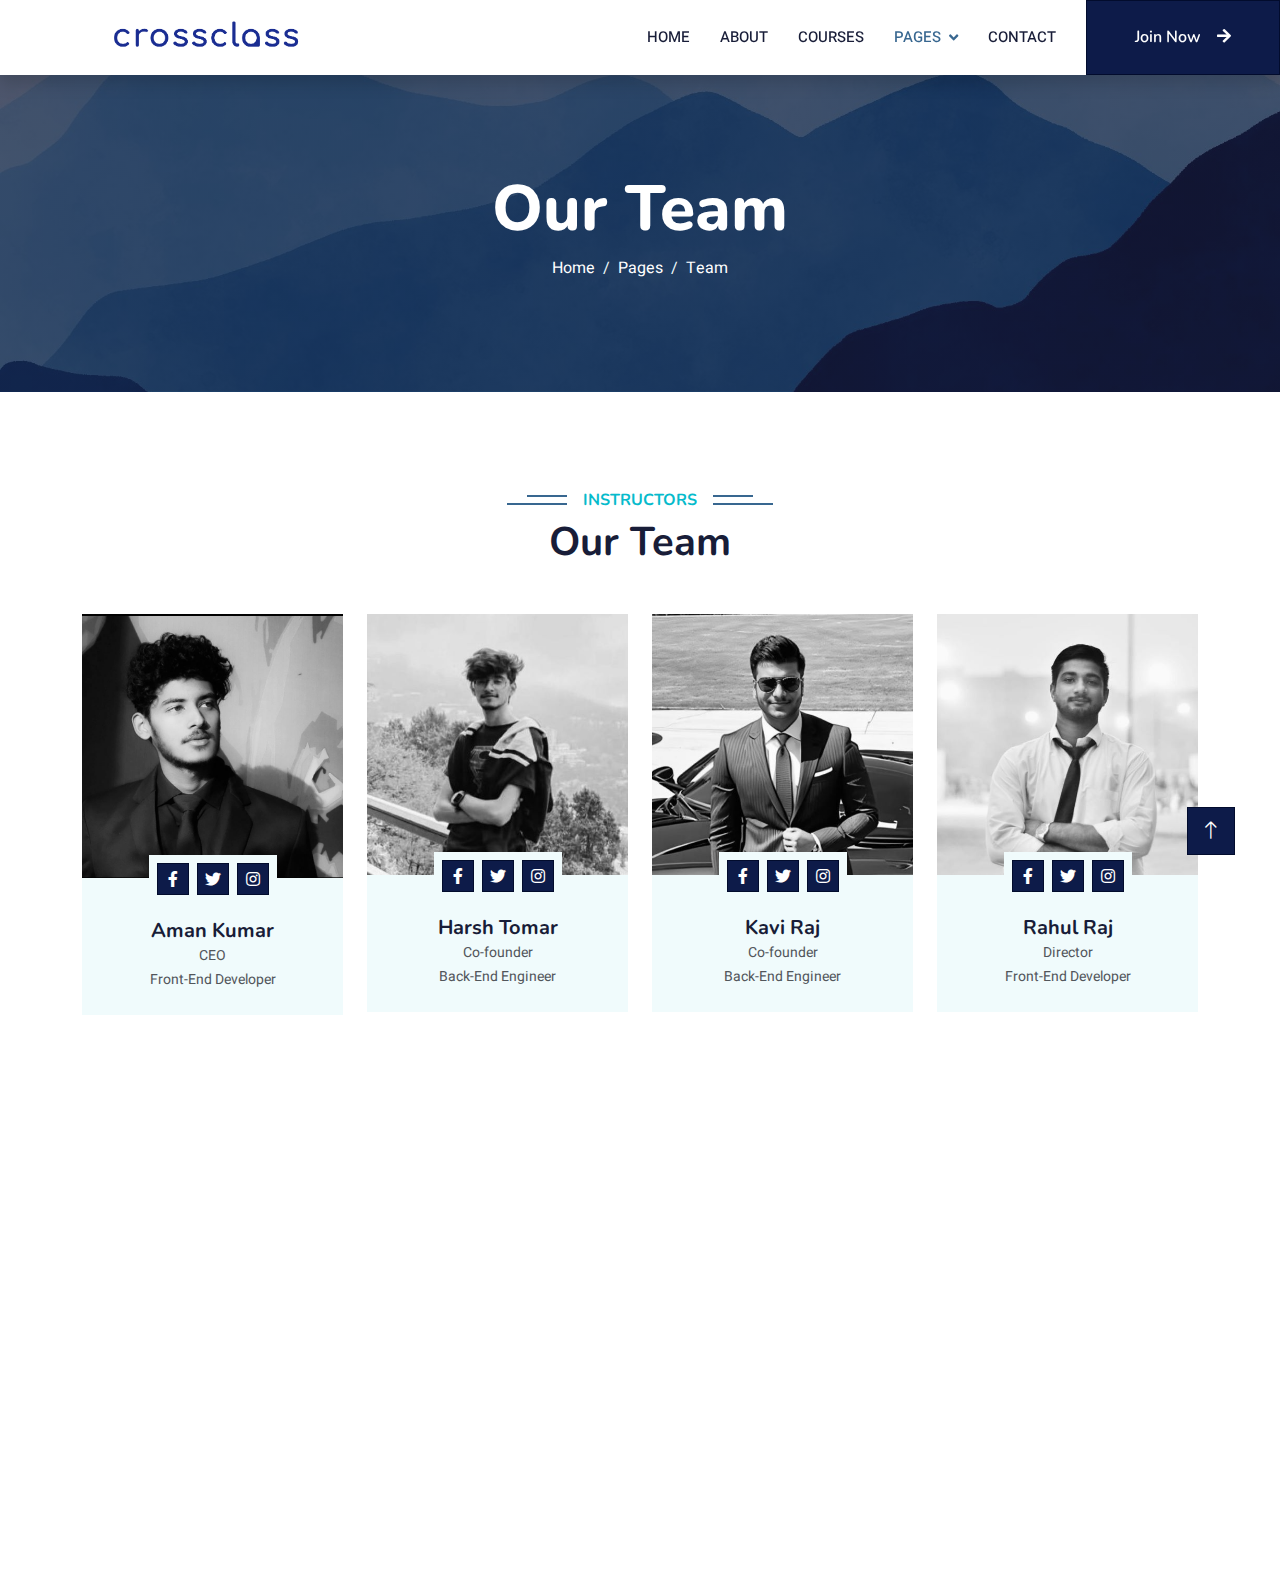
<file: team.html>
<!DOCTYPE html>
<html lang="en">

<head>
    <meta charset="utf-8">
    <title>crossclass</title>
    <meta content="width=device-width, initial-scale=1.0" name="viewport">
    <meta content="" name="keywords">
    <meta content="" name="description">
    <link href="img/favicon.png" rel="icon">
    <link rel="preconnect" href="https://fonts.googleapis.com">
    <link rel="preconnect" href="https://fonts.gstatic.com" crossorigin>
    <link href="https://fonts.googleapis.com/css2?family=Heebo:wght@400;500;600&family=Nunito:wght@600;700;800&display=swap" rel="stylesheet">
    <link href="https://cdnjs.cloudflare.com/ajax/libs/font-awesome/5.10.0/css/all.min.css" rel="stylesheet">
    <link href="https://cdn.jsdelivr.net/npm/bootstrap-icons@1.4.1/font/bootstrap-icons.css" rel="stylesheet">
    <link href="lib/animate/animate.min.css" rel="stylesheet">
    <link href="lib/owlcarousel/assets/owl.carousel.min.css" rel="stylesheet">

    <!-- Customized Bootstrap Stylesheet -->
    <link href="css/bootstrap.min.css" rel="stylesheet">
    <link href="css/style.css" rel="stylesheet">
</head>

<body>
    <!-- Spinner Start -->
    <div id="spinner" class="show bg-white position-fixed translate-middle w-100 vh-100 top-50 start-50 d-flex align-items-center justify-content-center">
        <div class="spinner-border text-primary" style="width: 3rem; height: 3rem;" role="status">
            <span class="sr-only">Loading...</span>
        </div>
    </div>
    <!-- Spinner End -->


    <!-- Navbar Start -->
    <nav class="navbar navbar-expand-lg bg-white navbar-light shadow sticky-top p-0">
        <a href="index.html" class="navbar-brand d-flex align-items-center px-4 px-lg-5">
            <a href="index.html" class="logo me-100 me-l0-0"><img src="img\logo.png" alt="logo" width="210" height="340"  class="img-fluid"></a>
        </a>
        <button type="button" class="navbar-toggler me-4" data-bs-toggle="collapse" data-bs-target="#navbarCollapse">
            <span class="navbar-toggler-icon"></span>
        </button>
        <div class="collapse navbar-collapse" id="navbarCollapse">
            <div class="navbar-nav ms-auto p-4 p-lg-0">
                <a href="index.html" class="nav-item nav-link">Home</a>
                <a href="about.html" class="nav-item nav-link">About</a>
                <a href="courses.html" class="nav-item nav-link">Courses</a>
                <div class="nav-item dropdown">
                    <a href="#" class="nav-link dropdown-toggle active" data-bs-toggle="dropdown">Pages</a>
                    <div class="dropdown-menu fade-down m-0">
                        <a href="team.html" class="dropdown-item active">Our Team</a>
                        <a href="testimonial.html" class="dropdown-item">reviews</a>
                    </div>
                </div>
                <a href="contact.html" class="nav-item nav-link">Contact</a>
            </div>
            <a href="" class="btn btn-primary py-4 px-lg-5 d-none d-lg-block">Join Now<i class="fa fa-arrow-right ms-3"></i></a>
        </div>
    </nav>
    <!-- Navbar End -->


    <!-- Header Start -->
    <div class="container-fluid bg-primary py-5 mb-5 page-header">
        <div class="container py-5">
            <div class="row justify-content-center">
                <div class="col-lg-10 text-center">
                    <h1 class="display-3 text-white animated slideInDown">Our Team</h1>
                    <nav aria-label="breadcrumb">
                        <ol class="breadcrumb justify-content-center">
                            <li class="breadcrumb-item"><a class="text-white" href="#">Home</a></li>
                            <li class="breadcrumb-item"><a class="text-white" href="#">Pages</a></li>
                            <li class="breadcrumb-item text-white active" aria-current="page">Team</li>
                        </ol>
                    </nav>
                </div>
            </div>
        </div>
    </div>
    <!-- Header End -->


    <!-- Team Start -->
    <div class="container-xxl py-5">
        <div class="container">
            <div class="text-center wow fadeInUp" data-wow-delay="0.1s">
                <h6 class="section-title bg-white text-center text-primary px-3">Instructors</h6>
                <h1 class="mb-5">Our Team</h1>
            </div>
            <div class="row g-4">
                <div class="col-lg-3 col-md-6 wow fadeInUp" data-wow-delay="0.1s">
                    <div class="team-item bg-light">
                        <div class="overflow-hidden">
                            <img class="img-fluid" src="img/team-1.jpg" alt="">
                        </div>
                        <div class="position-relative d-flex justify-content-center" style="margin-top: -23px;">
                            <div class="bg-light d-flex justify-content-center pt-2 px-1">
                                <a class="btn btn-sm-square btn-primary mx-1" href=""><i class="fab fa-facebook-f"></i></a>
                                <a class="btn btn-sm-square btn-primary mx-1" href=""><i class="fab fa-twitter"></i></a>
                                <a class="btn btn-sm-square btn-primary mx-1" href=""><i class="fab fa-instagram"></i></a>
                            </div>
                        </div>
                        <div class="text-center p-4">
                            <h5 class="mb-0">Aman Kumar</h5>
                            <small>CEO</small><br>
                            <small>Front-End Developer</small>
                        </div>
                    </div>
                </div>
                <div class="col-lg-3 col-md-6 wow fadeInUp" data-wow-delay="0.3s">
                    <div class="team-item bg-light">
                        <div class="overflow-hidden">
                            <img class="img-fluid" src="img/team-2.jpg" alt="">
                        </div>
                        <div class="position-relative d-flex justify-content-center" style="margin-top: -23px;">
                            <div class="bg-light d-flex justify-content-center pt-2 px-1">
                                <a class="btn btn-sm-square btn-primary mx-1" href=""><i class="fab fa-facebook-f"></i></a>
                                <a class="btn btn-sm-square btn-primary mx-1" href=""><i class="fab fa-twitter"></i></a>
                                <a class="btn btn-sm-square btn-primary mx-1" href=""><i class="fab fa-instagram"></i></a>
                            </div>
                        </div>
                        <div class="text-center p-4">
                            <h5 class="mb-0">Harsh Tomar</h5>
                            <small>Co-founder</small><br>
                            <small>Back-End Engineer</small>
                        </div>
                    </div>
                </div>
                <div class="col-lg-3 col-md-6 wow fadeInUp" data-wow-delay="0.5s">
                    <div class="team-item bg-light">
                        <div class="overflow-hidden">
                            <img class="img-fluid" src="img/team-3.jpg" alt="">
                        </div>
                        <div class="position-relative d-flex justify-content-center" style="margin-top: -23px;">
                            <div class="bg-light d-flex justify-content-center pt-2 px-1">
                                <a class="btn btn-sm-square btn-primary mx-1" href=""><i class="fab fa-facebook-f"></i></a>
                                <a class="btn btn-sm-square btn-primary mx-1" href=""><i class="fab fa-twitter"></i></a>
                                <a class="btn btn-sm-square btn-primary mx-1" href=""><i class="fab fa-instagram"></i></a>
                            </div>
                        </div>
                        <div class="text-center p-4">
                            <h5 class="mb-0">Kavi Raj</h5>
                            <small>Co-founder</small><br>
                            <small>Back-End Engineer</small>
                        </div>
                    </div>
                </div>
                <div class="col-lg-3 col-md-6 wow fadeInUp" data-wow-delay="0.7s">
                    <div class="team-item bg-light">
                        <div class="overflow-hidden">
                            <img class="img-fluid" src="img/team-4.jpg" alt="">
                        </div>
                        <div class="position-relative d-flex justify-content-center" style="margin-top: -23px;">
                            <div class="bg-light d-flex justify-content-center pt-2 px-1">
                                <a class="btn btn-sm-square btn-primary mx-1" href=""><i class="fab fa-facebook-f"></i></a>
                                <a class="btn btn-sm-square btn-primary mx-1" href=""><i class="fab fa-twitter"></i></a>
                                <a class="btn btn-sm-square btn-primary mx-1" href=""><i class="fab fa-instagram"></i></a>
                            </div>
                        </div>
                        <div class="text-center p-4">
                            <h5 class="mb-0">Rahul Raj</h5>
                            <small>Director</small><br>
                            <small>Front-End Developer</small>
                        </div>
                    </div>
                </div>
                
            </div>
        </div>
    </div>
    <!-- Team End -->
        

    <!-- Footer Start -->
    <div class="container-fluid bg-dark text-light footer pt-5 mt-5 wow fadeIn" data-wow-delay="0.1s">
        <div class="container py-5">
            <div class="row g-5">
                <div class="col-lg-3 col-md-6">
                    <h4 class="text-white mb-3">Quick Link</h4>
                    <a class="btn btn-link" href="">About Us</a>
                    <a class="btn btn-link" href="">Contact Us</a>
                    <a class="btn btn-link" href="">FAQs & Help</a>
                </div>
                <div class="col-lg-3 col-md-6">
                    <h4 class="text-white mb-3">Contact</h4>
                    <p class="mb-2"><i class="fa fa-map-marker-alt me-3"></i>Innovation Studio,LPU</p>
                    <p class="mb-2"><i class=""></i>Phagwara,pincode-144411,Punjab</p>
                    <p class="mb-2"><i class="fa fa-phone-alt me-3"></i>6283813133</p>
                    <p class="mb-2"><i class="fa fa-envelope me-3"></i>info@crossclass.com</p>
                    <div class="d-flex pt-2">
                        <a class="btn btn-outline-light btn-social" href=""><i class="fab fa-twitter"></i></a>
                        <a class="btn btn-outline-light btn-social" href=""><i class="fab fa-facebook-f"></i></a>
                        <a class="btn btn-outline-light btn-social" href=""><i class="fab fa-youtube"></i></a>
                        <a class="btn btn-outline-light btn-social" href=""><i class="fab fa-linkedin-in"></i></a>
                    </div>
                </div>
                <div class="col-lg-3 col-md-6">
                    <h4 class="text-white mb-3">Gallery</h4>
                    <div class="row g-2 pt-2">
                        <div class="col-4">
                            <img class="img-fluid bg-light p-1" src="img/course-1.jpg" alt="">
                        </div>
                        <div class="col-4">
                            <img class="img-fluid bg-light p-1" src="img/course-2.jpg" alt="">
                        </div>
                        <div class="col-4">
                            <img class="img-fluid bg-light p-1" src="img/course-3.jpg" alt="">
                        </div>
                        <div class="col-4">
                            <img class="img-fluid bg-light p-1" src="img/course-2.jpg" alt="">
                        </div>
                        <div class="col-4">
                            <img class="img-fluid bg-light p-1" src="img/course-3.jpg" alt="">
                        </div>
                        <div class="col-4">
                            <img class="img-fluid bg-light p-1" src="img/course-1.jpg" alt="">
                        </div>
                    </div>
                </div>
                <div class="col-lg-3 col-md-6">
                    <h4 class="text-white mb-3">Newsletter</h4>
                    <p>Subscribe to get latest content</p>
                    <div class="position-relative mx-auto" style="max-width: 400px;">
                        <input class="form-control border-0 w-100 py-3 ps-4 pe-5" type="text" placeholder="Your email">
                        <button type="button" class="btn btn-primary py-2 position-absolute top-0 end-0 mt-2 me-2">SignUp</button>
                    </div>
                </div>
            </div>
        </div>
        <div class="container">
            <div class="copyright">
                <div class="row">
                    <div class="col-md-6 text-center text-md-start mb-3 mb-md-0">
                        &copy; <a class="border-bottom" href="#">crossclass</a>, All Right Reserved.

                        <!--/*** This template is free as long as you keep the footer author’s credit link/attribution link/backlink. If you'd like to use the template without the footer author’s credit link/attribution link/backlink, you can purchase the Credit Removal License from "https://htmlcodex.com/credit-removal". Thank you for your support. ***/-->
                        Designed By <a class="border-bottom" href="">FROST</a><br><br>
                        For <a class="border-bottom" href="">BYTEBASH Web 2.0 Hackathon</a>
                    </div>
                    <div class="col-md-6 text-center text-md-end">
                        <div class="footer-menu">
                            <a href="">Home</a>
                            <a href="">Cookies</a>
                            <a href="">Help</a>
                            <a href="">FQAs</a>
                        </div>
                    </div>
                </div>
            </div>
        </div>
    </div>
    <a href="#" class="btn btn-lg btn-primary btn-lg-square back-to-top"><i class="bi bi-arrow-up"></i></a>

    <script src="https://code.jquery.com/jquery-3.4.1.min.js"></script>
    <script src="https://cdn.jsdelivr.net/npm/bootstrap@5.0.0/dist/js/bootstrap.bundle.min.js"></script>
    <script src="lib/wow/wow.min.js"></script>
    <script src="lib/easing/easing.min.js"></script>
    <script src="lib/waypoints/waypoints.min.js"></script>
    <script src="lib/owlcarousel/owl.carousel.min.js"></script>
    <script src="js/main.js"></script>
</body>

</html>
</file>
<file: css/style.css>
:root {
    --primary: #386790;
    --light: #F0FBFC;
    --dark: #181d38;
}

.fw-medium {
    font-weight: 600 !important;
}

.fw-semi-bold {
    font-weight: 700 !important;
}

.back-to-top {
    position: fixed;
    display: none;
    right: 45px;
    bottom: 45px;
    z-index: 99;
}


/*** Spinner ***/
#spinner {
    opacity: 0;
    visibility: hidden;
    transition: opacity .5s ease-out, visibility 0s linear .5s;
    z-index: 99999;
}

#spinner.show {
    transition: opacity .5s ease-out, visibility 0s linear 0s;
    visibility: visible;
    opacity: 1;
}


/*** Button ***/
.btn {
    font-family: 'Nunito', sans-serif;
    font-weight: 600;
    transition: .5s;
}

.btn.btn-primary,
.btn.btn-secondary {
    color: #FFFFFF;
}

.btn-square {
    width: 38px;
    height: 38px;
}

.btn-sm-square {
    width: 32px;
    height: 32px;
}

.btn-lg-square {
    width: 48px;
    height: 48px;
}

.btn-square,
.btn-sm-square,
.btn-lg-square {
    padding: 0;
    display: flex;
    align-items: center;
    justify-content: center;
    font-weight: normal;
    border-radius: 0px;
}


/*** Navbar ***/
.navbar .dropdown-toggle::after {
    border: none;
    content: "\f107";
    font-family: "Font Awesome 5 Free";
    font-weight: 900;
    vertical-align: middle;
    margin-left: 8px;
}

.navbar-light .navbar-nav .nav-link {
    margin-right: 30px;
    padding: 25px 0;
    color: #FFFFFF;
    font-size: 15px;
    text-transform: uppercase;
    outline: none;
}

.navbar-light .navbar-nav .nav-link:hover,
.navbar-light .navbar-nav .nav-link.active {
    color: var(--primary);
}

@media (max-width: 991.98px) {
    .navbar-light .navbar-nav .nav-link  {
        margin-right: 0;
        padding: 10px 0;
    }

    .navbar-light .navbar-nav {
        border-top: 1px solid #EEEEEE;
    }
}

.navbar-light .navbar-brand,
.navbar-light a.btn {
    height: 75px;
}

.navbar-light .navbar-nav .nav-link {
    color: var(--dark);
    font-weight: 500;
}

.navbar-light.sticky-top {
    top: -100px;
    transition: .5s;
}

@media (min-width: 992px) {
    .navbar .nav-item .dropdown-menu {
        display: block;
        margin-top: 0;
        opacity: 0;
        visibility: hidden;
        transition: .5s;
    }

    .navbar .dropdown-menu.fade-down {
        top: 100%;
        transform: rotateX(-75deg);
        transform-origin: 0% 0%;
    }

    .navbar .nav-item:hover .dropdown-menu {
        top: 100%;
        transform: rotateX(0deg);
        visibility: visible;
        transition: .5s;
        opacity: 1;
    }
}


/*** Header carousel ***/
@media (max-width: 768px) {
    .header-carousel .owl-carousel-item {
        position: relative;
        min-height: 500px;
    }
    
    .header-carousel .owl-carousel-item img {
        position: absolute;
        width: 100%;
        height: 100%;
        object-fit: cover;
    }
}

.header-carousel .owl-nav {
    position: absolute;
    top: 50%;
    right: 8%;
    transform: translateY(-50%);
    display: flex;
    flex-direction: column;
}

.header-carousel .owl-nav .owl-prev,
.header-carousel .owl-nav .owl-next {
    margin: 7px 0;
    width: 45px;
    height: 45px;
    display: flex;
    align-items: center;
    justify-content: center;
    color: #FFFFFF;
    background: transparent;
    border: 1px solid #FFFFFF;
    font-size: 22px;
    transition: .5s;
}

.header-carousel .owl-nav .owl-prev:hover,
.header-carousel .owl-nav .owl-next:hover {
    background: var(--primary);
    border-color: var(--primary);
}

.page-header {
    background: linear-gradient(rgba(24, 29, 56, .7), rgba(24, 29, 56, .7)), url(../img/carousel-1.jpg);
    background-position: center center;
    background-repeat: no-repeat;
    background-size: cover;
}

.page-header-inner {
    background: rgba(15, 23, 43, .7);
}

.breadcrumb-item + .breadcrumb-item::before {
    color: var(--light);
}


/*** Section Title ***/
.section-title {
    position: relative;
    display: inline-block;
    text-transform: uppercase;
}

.section-title::before {
    position: absolute;
    content: "";
    width: calc(100% + 80px);
    height: 2px;
    top: 4px;
    left: -40px;
    background: var(--primary);
    z-index: -1;
}

.section-title::after {
    position: absolute;
    content: "";
    width: calc(100% + 120px);
    height: 2px;
    bottom: 5px;
    left: -60px;
    background: var(--primary);
    z-index: -1;
}

.section-title.text-start::before {
    width: calc(100% + 40px);
    left: 0;
}

.section-title.text-start::after {
    width: calc(100% + 60px);
    left: 0;
}


/*** Service ***/
.service-item {
    background: var(--light);
    transition: .5s;
}

.service-item:hover {
    margin-top: -10px;
    background: var(--primary);
}

.service-item * {
    transition: .5s;
}

.service-item:hover * {
    color: var(--light) !important;
}


/*** Categories & Courses ***/
.category img,
.course-item img {
    transition: .5s;
}

.category a:hover img,
.course-item:hover img {
    transform: scale(1.1);
}


/*** Team ***/
.team-item img {
    transition: .5s;
}

.team-item:hover img {
    transform: scale(1.1);
}


/*** Testimonial ***/
.testimonial-carousel::before {
    position: absolute;
    content: "";
    top: 0;
    left: 0;
    height: 100%;
    width: 0;
    background: linear-gradient(to right, rgba(255, 255, 255, 1) 0%, rgba(255, 255, 255, 0) 100%);
    z-index: 1;
}

.testimonial-carousel::after {
    position: absolute;
    content: "";
    top: 0;
    right: 0;
    height: 100%;
    width: 0;
    background: linear-gradient(to left, rgba(255, 255, 255, 1) 0%, rgba(255, 255, 255, 0) 100%);
    z-index: 1;
}

@media (min-width: 768px) {
    .testimonial-carousel::before,
    .testimonial-carousel::after {
        width: 200px;
    }
}

@media (min-width: 992px) {
    .testimonial-carousel::before,
    .testimonial-carousel::after {
        width: 300px;
    }
}

.testimonial-carousel .owl-item .testimonial-text,
.testimonial-carousel .owl-item.center .testimonial-text * {
    transition: .5s;
}

.testimonial-carousel .owl-item.center .testimonial-text {
    background: var(--primary) !important;
}

.testimonial-carousel .owl-item.center .testimonial-text * {
    color: #FFFFFF !important;
}

.testimonial-carousel .owl-dots {
    margin-top: 24px;
    display: flex;
    align-items: flex-end;
    justify-content: center;
}

.testimonial-carousel .owl-dot {
    position: relative;
    display: inline-block;
    margin: 0 5px;
    width: 15px;
    height: 15px;
    border: 1px solid #CCCCCC;
    transition: .5s;
}

.testimonial-carousel .owl-dot.active {
    background: var(--primary);
    border-color: var(--primary);
}


/*** Footer ***/
.footer .btn.btn-social {
    margin-right: 5px;
    width: 35px;
    height: 35px;
    display: flex;
    align-items: center;
    justify-content: center;
    color: var(--light);
    font-weight: normal;
    border: 1px solid #FFFFFF;
    border-radius: 35px;
    transition: .3s;
}

.footer .btn.btn-social:hover {
    color: var(--primary);
}

.footer .btn.btn-link {
    display: block;
    margin-bottom: 5px;
    padding: 0;
    text-align: left;
    color: #FFFFFF;
    font-size: 15px;
    font-weight: normal;
    text-transform: capitalize;
    transition: .3s;
}

.footer .btn.btn-link::before {
    position: relative;
    content: "\f105";
    font-family: "Font Awesome 5 Free";
    font-weight: 900;
    margin-right: 10px;
}

.footer .btn.btn-link:hover {
    letter-spacing: 1px;
    box-shadow: none;
}

.footer .copyright {
    padding: 25px 0;
    font-size: 15px;
    border-top: 1px solid rgba(256, 256, 256, .1);
}

.footer .copyright a {
    color: var(--light);
}

.footer .footer-menu a {
    margin-right: 15px;
    padding-right: 15px;
    border-right: 1px solid rgba(255, 255, 255, .1);
}

.footer .footer-menu a:last-child {
    margin-right: 0;
    padding-right: 0;
    border-right: none;
}
</file>
